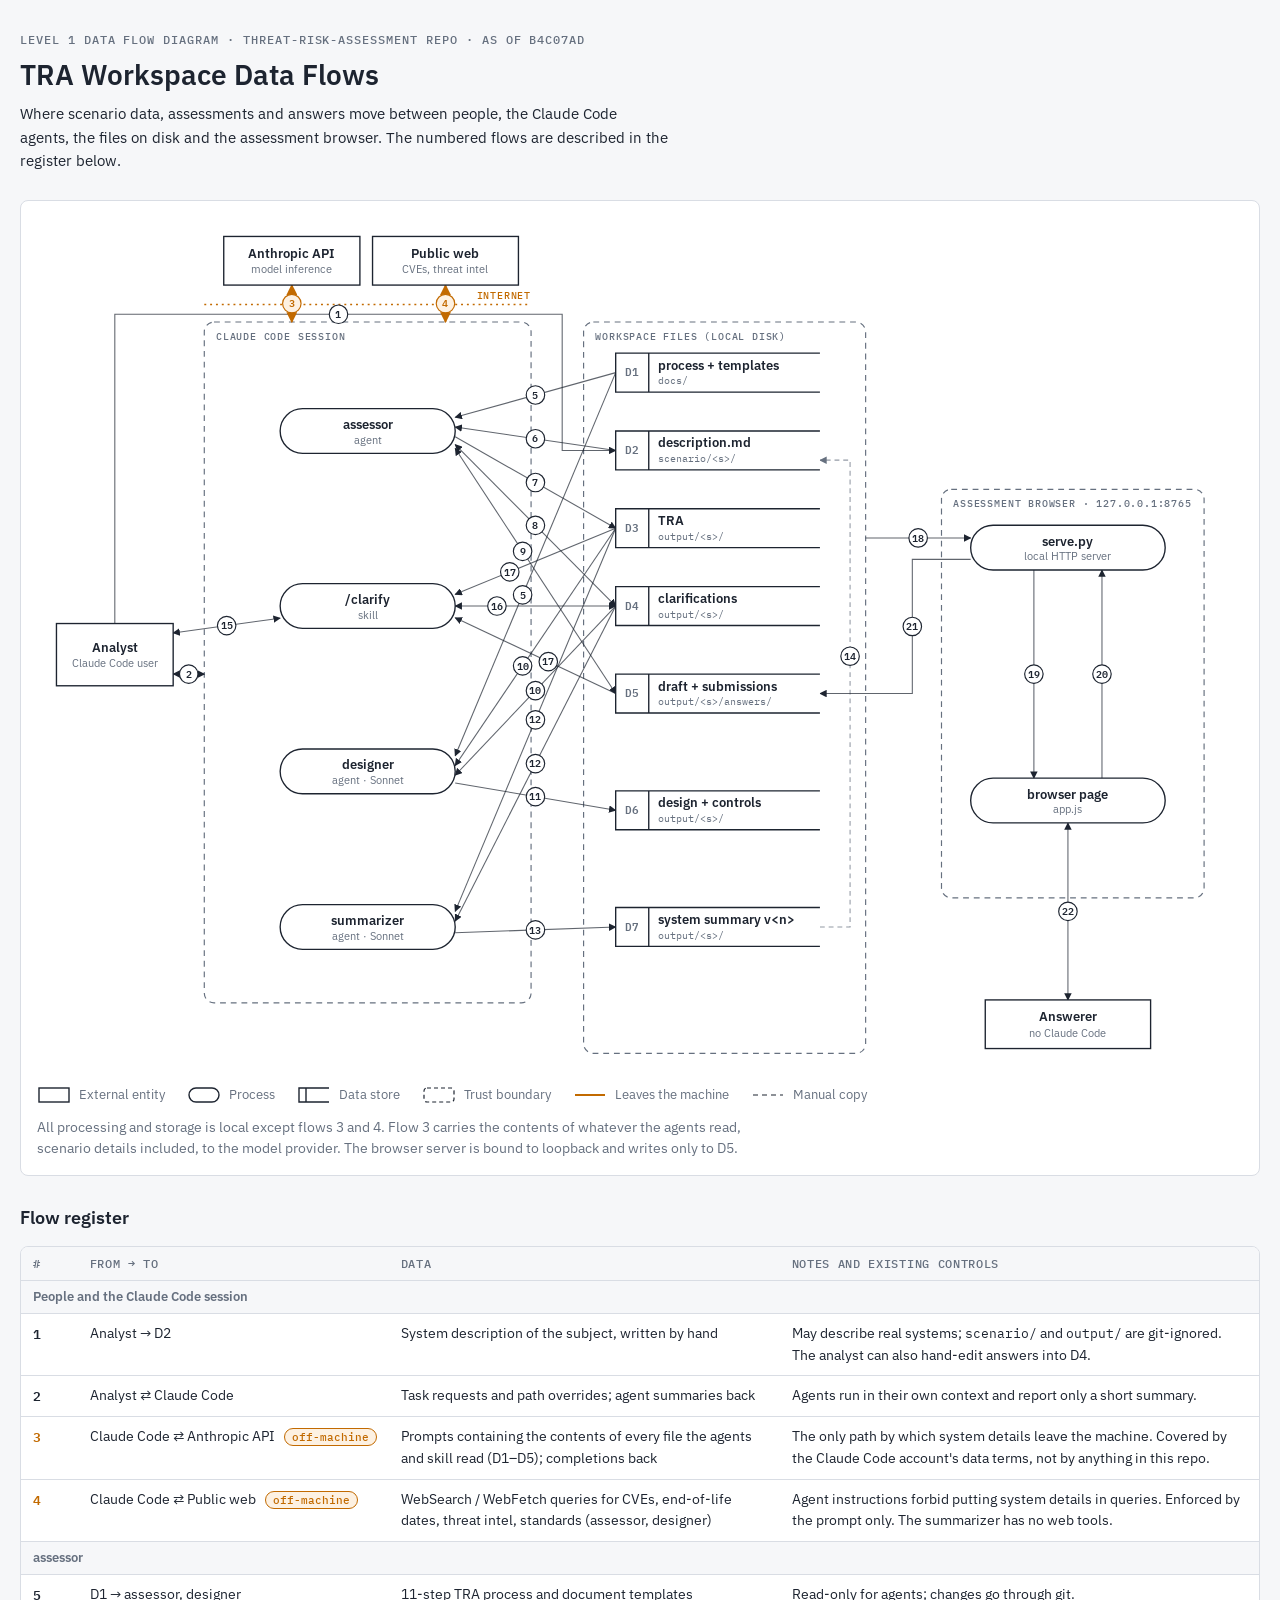
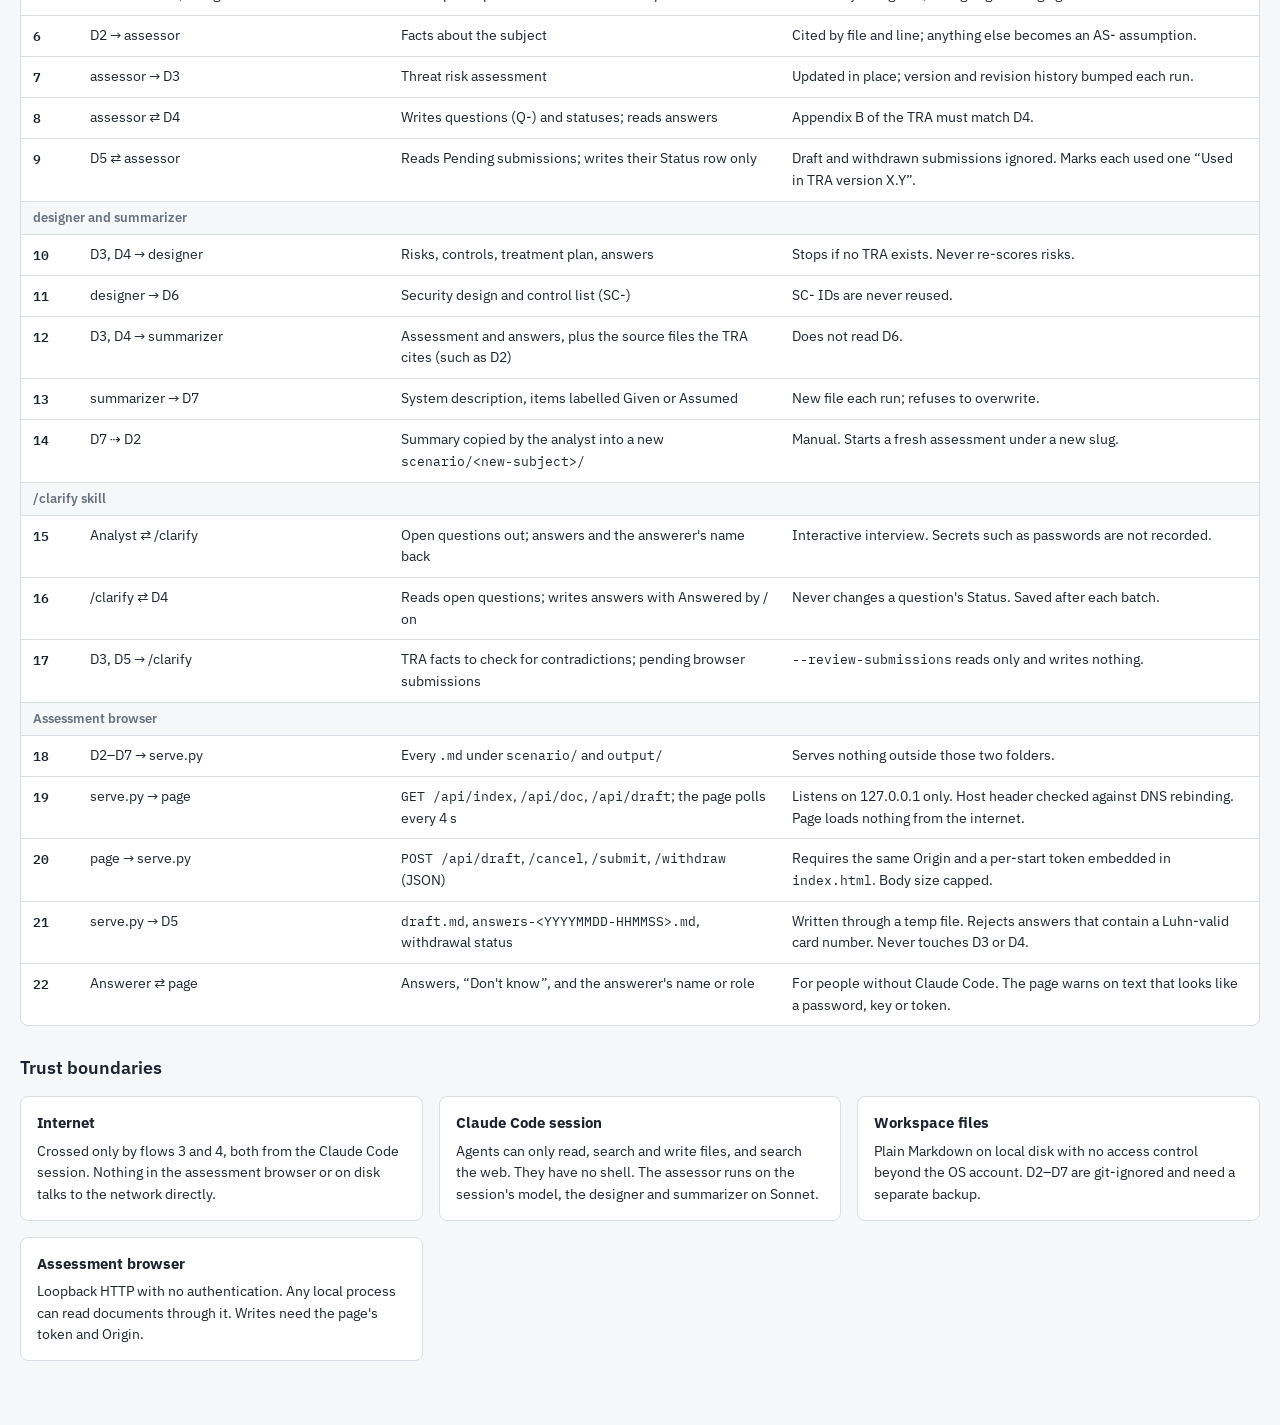
<file: docs/project-data-flow.html>
<!doctype html>
<html lang="en">
<head>
<meta charset="utf-8">
<meta name="viewport" content="width=device-width, initial-scale=1">
<title>TRA Workspace Data Flows</title>
<link rel="stylesheet" href="https://fonts.googleapis.com/css2?family=IBM+Plex+Sans:wght@400;500;600&family=IBM+Plex+Mono:wght@400;500&display=swap">
<style>
/* Layout: one wide diagram on top, then the flow register and trust boundaries as reference tables. */
:root {
  --bg: #f6f7f9; --panel: #ffffff; --fg: #1d2430; --muted: #66707f; --line: #d9dde4;
  --accent: #c26a00; --accent-soft: #fdf1e2;
  --sans: "IBM Plex Sans", system-ui, -apple-system, "Segoe UI", sans-serif;
  --mono: "IBM Plex Mono", ui-monospace, Consolas, monospace;
}
@media (prefers-color-scheme: dark) { :root:not([data-theme="light"]) {
  --bg: #13171d; --panel: #1b2028; --fg: #e3e7ee; --muted: #8e98a8; --line: #2d3440;
  --accent: #f0a23c; --accent-soft: #3a2a14; color-scheme: dark } }
:root[data-theme="dark"] {
  --bg: #13171d; --panel: #1b2028; --fg: #e3e7ee; --muted: #8e98a8; --line: #2d3440;
  --accent: #f0a23c; --accent-soft: #3a2a14; color-scheme: dark }
body { margin: 0; background: var(--bg); color: var(--fg); font: 15px/1.55 var(--sans); }
main { max-width: 1240px; margin: 0 auto; padding-block: 32px 64px;
  padding-left: max(16px, env(safe-area-inset-left, 0px)); padding-right: max(16px, env(safe-area-inset-right, 0px));
  display: grid; gap: 28px; }
header { display: grid; gap: 6px; }
.eyebrow { font: 500 12px var(--mono); letter-spacing: .08em; text-transform: uppercase; color: var(--muted); }
h1 { font-size: 28px; font-weight: 600; margin: 0; text-wrap: balance; }
h2 { font-size: 18px; font-weight: 600; margin: 0 0 10px; text-wrap: balance; }
p { margin: 0; max-width: 72ch; }
code, .mono { font-family: var(--mono); font-size: .9em; }
figure { margin: 0; background: var(--panel); border: 1px solid var(--line); border-radius: 8px; padding: 16px; }
.scroll { overflow-x: auto; }
figure svg { display: block; width: 100%; min-width: 900px; height: auto; color: var(--fg); font-family: var(--sans); }
figcaption { margin-top: 12px; color: var(--muted); font-size: 13.5px; max-width: 90ch; }
.legend { display: flex; flex-wrap: wrap; gap: 8px 22px; margin-top: 12px; font-size: 13px; color: var(--muted); }
.legend span { display: inline-flex; align-items: center; gap: 8px; }
.legend svg { width: 34px; height: 18px; min-width: 0; }
svg .ext { fill: var(--panel); stroke: var(--fg); stroke-width: 1.4; }
svg .proc { fill: var(--panel); stroke: var(--fg); stroke-width: 1.4; }
svg .storebg { fill: var(--panel); }
svg .store { fill: none; stroke: var(--fg); stroke-width: 1.4; }
svg .nl { fill: var(--fg); font-size: 13px; font-weight: 600; }
svg .ns { fill: var(--muted); font-size: 11px; }
svg .ns.mono { font-family: var(--mono); font-size: 10.5px; }
svg .sid { fill: var(--muted); font: 600 11px var(--mono); }
svg .bl { fill: var(--muted); font: 500 10.5px var(--mono); letter-spacing: .08em; }
svg .bl.acc { fill: var(--accent); }
svg .badge circle { fill: var(--panel); stroke: var(--fg); stroke-width: 1.2; }
svg .badge text { fill: var(--fg); font: 600 10.5px var(--mono); }
svg .badge.acc circle { fill: var(--accent-soft); stroke: var(--accent); }
svg .badge.acc text { fill: var(--accent); }
section { display: grid; gap: 4px; }
.tablewrap { overflow-x: auto; border: 1px solid var(--line); border-radius: 8px; background: var(--panel); }
table { border-collapse: collapse; width: 100%; font-size: 14px; }
th, td { text-align: left; vertical-align: top; padding: 9px 12px; border-bottom: 1px solid var(--line); }
th { font: 500 11.5px var(--mono); letter-spacing: .06em; text-transform: uppercase; color: var(--muted); background: var(--bg); }
tr:last-child td { border-bottom: 0; }
td.n { font: 600 13px var(--mono); font-variant-numeric: tabular-nums; width: 2.5em; }
td.ft { white-space: nowrap; font-size: 13.5px; }
tr.group td { background: var(--bg); font-weight: 600; font-size: 13px; color: var(--muted); padding-block: 6px; }
tr.cross td.n { color: var(--accent); }
.pill { display: inline-block; font: 500 11px var(--mono); padding: 1px 7px; border-radius: 999px; border: 1px solid var(--accent); color: var(--accent); background: var(--accent-soft); margin-left: 6px; white-space: nowrap; }
.cols { display: grid; grid-template-columns: repeat(auto-fit, minmax(300px, 1fr)); gap: 16px; }
.cols > div { min-width: 0; background: var(--panel); border: 1px solid var(--line); border-radius: 8px; padding: 14px 16px; display: grid; gap: 6px; align-content: start; }
.cols h3 { margin: 0; font-size: 15px; }
.cols p { font-size: 14px; color: var(--fg); }
</style>

</head>
<body>
<main>
  <header>
    <div class="eyebrow">Level 1 data flow diagram · threat-risk-assessment repo · as of b4c07ad</div>
    <h1>TRA Workspace Data Flows</h1>
    <p>Where scenario data, assessments and answers move between people, the Claude Code agents, the files on disk and the assessment browser. The numbered flows are described in the register below.</p>
  </header>

  <figure>
    <div class="scroll">
<svg viewBox="0 0 1240 880" role="img" aria-label="Data flow diagram: the analyst and four Claude Code processes read and write Markdown files on local disk; only the Claude Code session talks to the internet; the assessment browser reads the same files and writes only answer drafts and submissions.">
<defs>
<marker id="ar" viewBox="0 0 10 10" refX="9" refY="5" markerWidth="7" markerHeight="7" orient="auto-start-reverse"><path d="M0,0 L10,5 L0,10 z" style="fill:var(--fg)"/></marker>
<marker id="ara" viewBox="0 0 10 10" refX="9" refY="5" markerWidth="7" markerHeight="7" orient="auto-start-reverse"><path d="M0,0 L10,5 L0,10 z" style="fill:var(--accent)"/></marker>
<marker id="arm" viewBox="0 0 10 10" refX="9" refY="5" markerWidth="7" markerHeight="7" orient="auto-start-reverse"><path d="M0,0 L10,5 L0,10 z" style="fill:var(--muted)"/></marker>
</defs>
<line x1="172" y1="90" x2="508" y2="90" style="stroke:var(--accent)" stroke-width="1.5" stroke-dasharray="2 4"/>
<text x="508" y="84" text-anchor="end" class="bl acc">INTERNET</text>
<rect x="172" y="108" width="336" height="700" rx="10" fill="none" style="stroke:var(--muted)" stroke-width="1.2" stroke-dasharray="6 5"/>
<text x="184" y="126" class="bl">CLAUDE CODE SESSION</text>
<rect x="562" y="108" width="290" height="752" rx="10" fill="none" style="stroke:var(--muted)" stroke-width="1.2" stroke-dasharray="6 5"/>
<text x="574" y="126" class="bl">WORKSPACE FILES (LOCAL DISK)</text>
<rect x="930" y="280" width="270" height="420" rx="10" fill="none" style="stroke:var(--muted)" stroke-width="1.2" stroke-dasharray="6 5"/>
<text x="942" y="298" class="bl">ASSESSMENT BROWSER · 127.0.0.1:8765</text>
<polyline points="80.0,418.0 80.0,100.0 540.0,100.0 540.0,240.0 595.0,240.0" fill="none" style="stroke:var(--fg)" stroke-width="1.1" stroke-opacity="0.7" marker-end="url(#ar)"/>
<polyline points="140.0,470.0 172.0,470.0" fill="none" style="stroke:var(--fg)" stroke-width="1.1" stroke-opacity="0.7" marker-start="url(#ar)" marker-end="url(#ar)"/>
<polyline points="140.0,427.7 250.0,412.5" fill="none" style="stroke:var(--fg)" stroke-width="1.1" stroke-opacity="0.7" marker-start="url(#ar)" marker-end="url(#ar)"/>
<polyline points="262.0,108.0 262.0,70.0" fill="none" style="stroke:var(--accent)" stroke-width="1.6" stroke-opacity="1" marker-start="url(#ara)" marker-end="url(#ara)"/>
<polyline points="420.0,108.0 420.0,70.0" fill="none" style="stroke:var(--accent)" stroke-width="1.6" stroke-opacity="1" marker-start="url(#ara)" marker-end="url(#ara)"/>
<polyline points="595.0,160.0 430.0,206.0" fill="none" style="stroke:var(--fg)" stroke-width="1.1" stroke-opacity="0.7" marker-end="url(#ar)"/>
<polyline points="595.0,240.0 430.0,216.0" fill="none" style="stroke:var(--fg)" stroke-width="1.1" stroke-opacity="0.7" marker-end="url(#ar)"/>
<polyline points="430.0,226.0 595.0,320.0" fill="none" style="stroke:var(--fg)" stroke-width="1.1" stroke-opacity="0.7" marker-end="url(#ar)"/>
<polyline points="430.0,234.0 595.0,400.0" fill="none" style="stroke:var(--fg)" stroke-width="1.1" stroke-opacity="0.7" marker-start="url(#ar)" marker-end="url(#ar)"/>
<polyline points="595.0,490.0 430.0,238.0" fill="none" style="stroke:var(--fg)" stroke-width="1.1" stroke-opacity="0.7" marker-start="url(#ar)" marker-end="url(#ar)"/>
<polyline points="595.0,160.0 430.0,554.0" fill="none" style="stroke:var(--fg)" stroke-width="1.1" stroke-opacity="0.7" marker-end="url(#ar)"/>
<polyline points="595.0,320.0 430.0,564.0" fill="none" style="stroke:var(--fg)" stroke-width="1.1" stroke-opacity="0.7" marker-end="url(#ar)"/>
<polyline points="595.0,400.0 430.0,574.0" fill="none" style="stroke:var(--fg)" stroke-width="1.1" stroke-opacity="0.7" marker-end="url(#ar)"/>
<polyline points="430.0,582.0 595.0,610.0" fill="none" style="stroke:var(--fg)" stroke-width="1.1" stroke-opacity="0.7" marker-end="url(#ar)"/>
<polyline points="595.0,320.0 430.0,714.0" fill="none" style="stroke:var(--fg)" stroke-width="1.1" stroke-opacity="0.7" marker-end="url(#ar)"/>
<polyline points="595.0,400.0 430.0,724.0" fill="none" style="stroke:var(--fg)" stroke-width="1.1" stroke-opacity="0.7" marker-end="url(#ar)"/>
<polyline points="430.0,736.0 595.0,730.0" fill="none" style="stroke:var(--fg)" stroke-width="1.1" stroke-opacity="0.7" marker-end="url(#ar)"/>
<polyline points="805.0,730.0 836.0,730.0 836.0,250.0 805.0,250.0" fill="none" style="stroke:var(--muted)" stroke-width="1.1" stroke-opacity="0.7" stroke-dasharray="5 4" marker-end="url(#arm)"/>
<polyline points="430.0,400.0 595.0,400.0" fill="none" style="stroke:var(--fg)" stroke-width="1.1" stroke-opacity="0.7" marker-start="url(#ar)" marker-end="url(#ar)"/>
<polyline points="595.0,320.0 430.0,388.0" fill="none" style="stroke:var(--fg)" stroke-width="1.1" stroke-opacity="0.7" marker-end="url(#ar)"/>
<polyline points="595.0,490.0 430.0,412.0" fill="none" style="stroke:var(--fg)" stroke-width="1.1" stroke-opacity="0.7" marker-end="url(#ar)"/>
<polyline points="852.0,330.0 960.0,330.0" fill="none" style="stroke:var(--fg)" stroke-width="1.1" stroke-opacity="0.7" marker-end="url(#ar)"/>
<polyline points="1025.0,363.0 1025.0,577.0" fill="none" style="stroke:var(--fg)" stroke-width="1.1" stroke-opacity="0.7" marker-end="url(#ar)"/>
<polyline points="1095.0,577.0 1095.0,363.0" fill="none" style="stroke:var(--fg)" stroke-width="1.1" stroke-opacity="0.7" marker-end="url(#ar)"/>
<polyline points="960.0,352.0 900.0,352.0 900.0,490.0 805.0,490.0" fill="none" style="stroke:var(--fg)" stroke-width="1.1" stroke-opacity="0.7" marker-end="url(#ar)"/>
<polyline points="1060.0,805.0 1060.0,623.0" fill="none" style="stroke:var(--fg)" stroke-width="1.1" stroke-opacity="0.7" marker-start="url(#ar)" marker-end="url(#ar)"/>
<rect x="20.0" y="418.0" width="120" height="64" class="ext"/>
<text x="80" y="447" text-anchor="middle" class="nl">Analyst</text>
<text x="80" y="463" text-anchor="middle" class="ns">Claude Code user</text>
<rect x="192.0" y="20.0" width="140" height="50" class="ext"/>
<text x="262" y="42" text-anchor="middle" class="nl">Anthropic API</text>
<text x="262" y="58" text-anchor="middle" class="ns">model inference</text>
<rect x="345.0" y="20.0" width="150" height="50" class="ext"/>
<text x="420" y="42" text-anchor="middle" class="nl">Public web</text>
<text x="420" y="58" text-anchor="middle" class="ns">CVEs, threat intel</text>
<rect x="975.0" y="805.0" width="170" height="50" class="ext"/>
<text x="1060" y="827" text-anchor="middle" class="nl">Answerer</text>
<text x="1060" y="843" text-anchor="middle" class="ns">no Claude Code</text>
<rect x="250.0" y="197.0" width="180" height="46" rx="23.0" class="proc"/>
<text x="340" y="218" text-anchor="middle" class="nl">assessor</text>
<text x="340" y="233" text-anchor="middle" class="ns">agent</text>
<rect x="250.0" y="377.0" width="180" height="46" rx="23.0" class="proc"/>
<text x="340" y="398" text-anchor="middle" class="nl">/clarify</text>
<text x="340" y="413" text-anchor="middle" class="ns">skill</text>
<rect x="250.0" y="547.0" width="180" height="46" rx="23.0" class="proc"/>
<text x="340" y="568" text-anchor="middle" class="nl">designer</text>
<text x="340" y="583" text-anchor="middle" class="ns">agent · Sonnet</text>
<rect x="250.0" y="707.0" width="180" height="46" rx="23.0" class="proc"/>
<text x="340" y="728" text-anchor="middle" class="nl">summarizer</text>
<text x="340" y="743" text-anchor="middle" class="ns">agent · Sonnet</text>
<rect x="960.0" y="317.0" width="200" height="46" rx="23.0" class="proc"/>
<text x="1060" y="338" text-anchor="middle" class="nl">serve.py</text>
<text x="1060" y="353" text-anchor="middle" class="ns">local HTTP server</text>
<rect x="960.0" y="577.0" width="200" height="46" rx="23.0" class="proc"/>
<text x="1060" y="598" text-anchor="middle" class="nl">browser page</text>
<text x="1060" y="613" text-anchor="middle" class="ns">app.js</text>
<rect x="595.0" y="140.0" width="210" height="40" class="storebg"/>
<path d="M805.0,140.0 H595.0 V180.0 H805.0 M629.0,140.0 V180.0" class="store"/>
<text x="612.0" y="164" text-anchor="middle" class="sid">D1</text>
<text x="639.0" y="157" class="nl">process + templates</text>
<text x="639.0" y="172" class="ns mono">docs/</text>
<rect x="595.0" y="220.0" width="210" height="40" class="storebg"/>
<path d="M805.0,220.0 H595.0 V260.0 H805.0 M629.0,220.0 V260.0" class="store"/>
<text x="612.0" y="244" text-anchor="middle" class="sid">D2</text>
<text x="639.0" y="237" class="nl">description.md</text>
<text x="639.0" y="252" class="ns mono">scenario/&lt;s&gt;/</text>
<rect x="595.0" y="300.0" width="210" height="40" class="storebg"/>
<path d="M805.0,300.0 H595.0 V340.0 H805.0 M629.0,300.0 V340.0" class="store"/>
<text x="612.0" y="324" text-anchor="middle" class="sid">D3</text>
<text x="639.0" y="317" class="nl">TRA</text>
<text x="639.0" y="332" class="ns mono">output/&lt;s&gt;/</text>
<rect x="595.0" y="380.0" width="210" height="40" class="storebg"/>
<path d="M805.0,380.0 H595.0 V420.0 H805.0 M629.0,380.0 V420.0" class="store"/>
<text x="612.0" y="404" text-anchor="middle" class="sid">D4</text>
<text x="639.0" y="397" class="nl">clarifications</text>
<text x="639.0" y="412" class="ns mono">output/&lt;s&gt;/</text>
<rect x="595.0" y="470.0" width="210" height="40" class="storebg"/>
<path d="M805.0,470.0 H595.0 V510.0 H805.0 M629.0,470.0 V510.0" class="store"/>
<text x="612.0" y="494" text-anchor="middle" class="sid">D5</text>
<text x="639.0" y="487" class="nl">draft + submissions</text>
<text x="639.0" y="502" class="ns mono">output/&lt;s&gt;/answers/</text>
<rect x="595.0" y="590.0" width="210" height="40" class="storebg"/>
<path d="M805.0,590.0 H595.0 V630.0 H805.0 M629.0,590.0 V630.0" class="store"/>
<text x="612.0" y="614" text-anchor="middle" class="sid">D6</text>
<text x="639.0" y="607" class="nl">design + controls</text>
<text x="639.0" y="622" class="ns mono">output/&lt;s&gt;/</text>
<rect x="595.0" y="710.0" width="210" height="40" class="storebg"/>
<path d="M805.0,710.0 H595.0 V750.0 H805.0 M629.0,710.0 V750.0" class="store"/>
<text x="612.0" y="734" text-anchor="middle" class="sid">D7</text>
<text x="639.0" y="727" class="nl">system summary v&lt;n&gt;</text>
<text x="639.0" y="742" class="ns mono">output/&lt;s&gt;/</text>
<g class="badge"><circle cx="310.0" cy="100.0" r="9.5"/><text x="310.0" y="103.8" text-anchor="middle">1</text></g>
<g class="badge"><circle cx="156.0" cy="470.0" r="9.5"/><text x="156.0" y="473.8" text-anchor="middle">2</text></g>
<g class="badge"><circle cx="195.0" cy="420.1" r="9.5"/><text x="195.0" y="423.9" text-anchor="middle">15</text></g>
<g class="badge acc"><circle cx="262.0" cy="89.0" r="9.5"/><text x="262.0" y="92.8" text-anchor="middle">3</text></g>
<g class="badge acc"><circle cx="420.0" cy="89.0" r="9.5"/><text x="420.0" y="92.8" text-anchor="middle">4</text></g>
<g class="badge"><circle cx="512.5" cy="183.0" r="9.5"/><text x="512.5" y="186.8" text-anchor="middle">5</text></g>
<g class="badge"><circle cx="512.5" cy="228.0" r="9.5"/><text x="512.5" y="231.8" text-anchor="middle">6</text></g>
<g class="badge"><circle cx="512.5" cy="273.0" r="9.5"/><text x="512.5" y="276.8" text-anchor="middle">7</text></g>
<g class="badge"><circle cx="512.5" cy="317.0" r="9.5"/><text x="512.5" y="320.8" text-anchor="middle">8</text></g>
<g class="badge"><circle cx="499.3" cy="343.8" r="9.5"/><text x="499.3" y="347.6" text-anchor="middle">9</text></g>
<g class="badge"><circle cx="499.3" cy="388.5" r="9.5"/><text x="499.3" y="392.3" text-anchor="middle">5</text></g>
<g class="badge"><circle cx="499.3" cy="461.5" r="9.5"/><text x="499.3" y="465.3" text-anchor="middle">10</text></g>
<g class="badge"><circle cx="512.5" cy="487.0" r="9.5"/><text x="512.5" y="490.8" text-anchor="middle">10</text></g>
<g class="badge"><circle cx="512.5" cy="596.0" r="9.5"/><text x="512.5" y="599.8" text-anchor="middle">11</text></g>
<g class="badge"><circle cx="512.5" cy="517.0" r="9.5"/><text x="512.5" y="520.8" text-anchor="middle">12</text></g>
<g class="badge"><circle cx="512.5" cy="562.0" r="9.5"/><text x="512.5" y="565.8" text-anchor="middle">12</text></g>
<g class="badge"><circle cx="512.5" cy="733.0" r="9.5"/><text x="512.5" y="736.8" text-anchor="middle">13</text></g>
<g class="badge"><circle cx="836.0" cy="451.6" r="9.5"/><text x="836.0" y="455.4" text-anchor="middle">14</text></g>
<g class="badge"><circle cx="472.9" cy="400.0" r="9.5"/><text x="472.9" y="403.8" text-anchor="middle">16</text></g>
<g class="badge"><circle cx="486.1" cy="364.9" r="9.5"/><text x="486.1" y="368.7" text-anchor="middle">17</text></g>
<g class="badge"><circle cx="525.7" cy="457.2" r="9.5"/><text x="525.7" y="461.0" text-anchor="middle">17</text></g>
<g class="badge"><circle cx="906.0" cy="330.0" r="9.5"/><text x="906.0" y="333.8" text-anchor="middle">18</text></g>
<g class="badge"><circle cx="1025.0" cy="470.0" r="9.5"/><text x="1025.0" y="473.8" text-anchor="middle">19</text></g>
<g class="badge"><circle cx="1095.0" cy="470.0" r="9.5"/><text x="1095.0" y="473.8" text-anchor="middle">20</text></g>
<g class="badge"><circle cx="900.0" cy="421.0" r="9.5"/><text x="900.0" y="424.8" text-anchor="middle">21</text></g>
<g class="badge"><circle cx="1060.0" cy="714.0" r="9.5"/><text x="1060.0" y="717.8" text-anchor="middle">22</text></g>
</svg>
    </div>
    <div class="legend" aria-hidden="true">
      <span><svg viewBox="0 0 34 18"><rect x="2" y="2" width="30" height="14" fill="none" stroke="currentColor" stroke-width="1.4"/></svg>External entity</span>
      <span><svg viewBox="0 0 34 18"><rect x="2" y="2" width="30" height="14" rx="7" fill="none" stroke="currentColor" stroke-width="1.4"/></svg>Process</span>
      <span><svg viewBox="0 0 34 18"><path d="M32,2 H2 V16 H32 M9,2 V16" fill="none" stroke="currentColor" stroke-width="1.4"/></svg>Data store</span>
      <span><svg viewBox="0 0 34 18"><rect x="2" y="2" width="30" height="14" rx="3" fill="none" stroke="currentColor" stroke-width="1.2" stroke-dasharray="4 3"/></svg>Trust boundary</span>
      <span><svg viewBox="0 0 34 18"><line x1="2" y1="9" x2="32" y2="9" style="stroke:var(--accent)" stroke-width="2"/></svg>Leaves the machine</span>
      <span><svg viewBox="0 0 34 18"><line x1="2" y1="9" x2="32" y2="9" stroke="currentColor" stroke-width="1.2" stroke-dasharray="5 4"/></svg>Manual copy</span>
    </div>
    <figcaption>All processing and storage is local except flows 3 and 4. Flow 3 carries the contents of whatever the agents read, scenario details included, to the model provider. The browser server is bound to loopback and writes only to D5.</figcaption>
  </figure>

  <section>
    <h2>Flow register</h2>
    <div class="tablewrap">
      <table>
        <thead><tr><th>#</th><th>From → To</th><th>Data</th><th>Notes and existing controls</th></tr></thead>
        <tbody>
          <tr class="group"><td colspan="4">People and the Claude Code session</td></tr>
          <tr><td class="n">1</td><td class="ft">Analyst → D2</td><td>System description of the subject, written by hand</td><td>May describe real systems; <code>scenario/</code> and <code>output/</code> are git-ignored. The analyst can also hand-edit answers into D4.</td></tr>
          <tr><td class="n">2</td><td class="ft">Analyst ⇄ Claude Code</td><td>Task requests and path overrides; agent summaries back</td><td>Agents run in their own context and report only a short summary.</td></tr>
          <tr class="cross"><td class="n">3</td><td class="ft">Claude Code ⇄ Anthropic API <span class="pill">off-machine</span></td><td>Prompts containing the contents of every file the agents and skill read (D1–D5); completions back</td><td>The only path by which system details leave the machine. Covered by the Claude Code account's data terms, not by anything in this repo.</td></tr>
          <tr class="cross"><td class="n">4</td><td class="ft">Claude Code ⇄ Public web <span class="pill">off-machine</span></td><td>WebSearch / WebFetch queries for CVEs, end-of-life dates, threat intel, standards (assessor, designer)</td><td>Agent instructions forbid putting system details in queries. Enforced by the prompt only. The summarizer has no web tools.</td></tr>
          <tr class="group"><td colspan="4">assessor</td></tr>
          <tr><td class="n">5</td><td class="ft">D1 → assessor, designer</td><td>11-step TRA process and document templates</td><td>Read-only for agents; changes go through git.</td></tr>
          <tr><td class="n">6</td><td class="ft">D2 → assessor</td><td>Facts about the subject</td><td>Cited by file and line; anything else becomes an AS- assumption.</td></tr>
          <tr><td class="n">7</td><td class="ft">assessor → D3</td><td>Threat risk assessment</td><td>Updated in place; version and revision history bumped each run.</td></tr>
          <tr><td class="n">8</td><td class="ft">assessor ⇄ D4</td><td>Writes questions (Q-) and statuses; reads answers</td><td>Appendix B of the TRA must match D4.</td></tr>
          <tr><td class="n">9</td><td class="ft">D5 ⇄ assessor</td><td>Reads Pending submissions; writes their Status row only</td><td>Draft and withdrawn submissions ignored. Marks each used one “Used in TRA version X.Y”.</td></tr>
          <tr class="group"><td colspan="4">designer and summarizer</td></tr>
          <tr><td class="n">10</td><td class="ft">D3, D4 → designer</td><td>Risks, controls, treatment plan, answers</td><td>Stops if no TRA exists. Never re-scores risks.</td></tr>
          <tr><td class="n">11</td><td class="ft">designer → D6</td><td>Security design and control list (SC-)</td><td>SC- IDs are never reused.</td></tr>
          <tr><td class="n">12</td><td class="ft">D3, D4 → summarizer</td><td>Assessment and answers, plus the source files the TRA cites (such as D2)</td><td>Does not read D6.</td></tr>
          <tr><td class="n">13</td><td class="ft">summarizer → D7</td><td>System description, items labelled Given or Assumed</td><td>New file each run; refuses to overwrite.</td></tr>
          <tr><td class="n">14</td><td class="ft">D7 ⇢ D2</td><td>Summary copied by the analyst into a new <code>scenario/&lt;new-subject&gt;/</code></td><td>Manual. Starts a fresh assessment under a new slug.</td></tr>
          <tr class="group"><td colspan="4">/clarify skill</td></tr>
          <tr><td class="n">15</td><td class="ft">Analyst ⇄ /clarify</td><td>Open questions out; answers and the answerer's name back</td><td>Interactive interview. Secrets such as passwords are not recorded.</td></tr>
          <tr><td class="n">16</td><td class="ft">/clarify ⇄ D4</td><td>Reads open questions; writes answers with Answered by / on</td><td>Never changes a question's Status. Saved after each batch.</td></tr>
          <tr><td class="n">17</td><td class="ft">D3, D5 → /clarify</td><td>TRA facts to check for contradictions; pending browser submissions</td><td><code>--review-submissions</code> reads only and writes nothing.</td></tr>
          <tr class="group"><td colspan="4">Assessment browser</td></tr>
          <tr><td class="n">18</td><td class="ft">D2–D7 → serve.py</td><td>Every <code>.md</code> under <code>scenario/</code> and <code>output/</code></td><td>Serves nothing outside those two folders.</td></tr>
          <tr><td class="n">19</td><td class="ft">serve.py → page</td><td><code>GET /api/index</code>, <code>/api/doc</code>, <code>/api/draft</code>; the page polls every 4 s</td><td>Listens on 127.0.0.1 only. Host header checked against DNS rebinding. Page loads nothing from the internet.</td></tr>
          <tr><td class="n">20</td><td class="ft">page → serve.py</td><td><code>POST /api/draft</code>, <code>/cancel</code>, <code>/submit</code>, <code>/withdraw</code> (JSON)</td><td>Requires the same Origin and a per-start token embedded in <code>index.html</code>. Body size capped.</td></tr>
          <tr><td class="n">21</td><td class="ft">serve.py → D5</td><td><code>draft.md</code>, <code>answers-&lt;YYYYMMDD-HHMMSS&gt;.md</code>, withdrawal status</td><td>Written through a temp file. Rejects answers that contain a Luhn-valid card number. Never touches D3 or D4.</td></tr>
          <tr><td class="n">22</td><td class="ft">Answerer ⇄ page</td><td>Answers, “Don't know”, and the answerer's name or role</td><td>For people without Claude Code. The page warns on text that looks like a password, key or token.</td></tr>
        </tbody>
      </table>
    </div>
  </section>

  <section>
    <h2>Trust boundaries</h2>
    <div class="cols">
      <div><h3>Internet</h3><p>Crossed only by flows 3 and 4, both from the Claude Code session. Nothing in the assessment browser or on disk talks to the network directly.</p></div>
      <div><h3>Claude Code session</h3><p>Agents can only read, search and write files, and search the web. They have no shell. The assessor runs on the session's model, the designer and summarizer on Sonnet.</p></div>
      <div><h3>Workspace files</h3><p>Plain Markdown on local disk with no access control beyond the OS account. D2–D7 are git-ignored and need a separate backup.</p></div>
      <div><h3>Assessment browser</h3><p>Loopback HTTP with no authentication. Any local process can read documents through it. Writes need the page's token and Origin.</p></div>
    </div>
  </section>
</main>
</body>
</html>
</file>
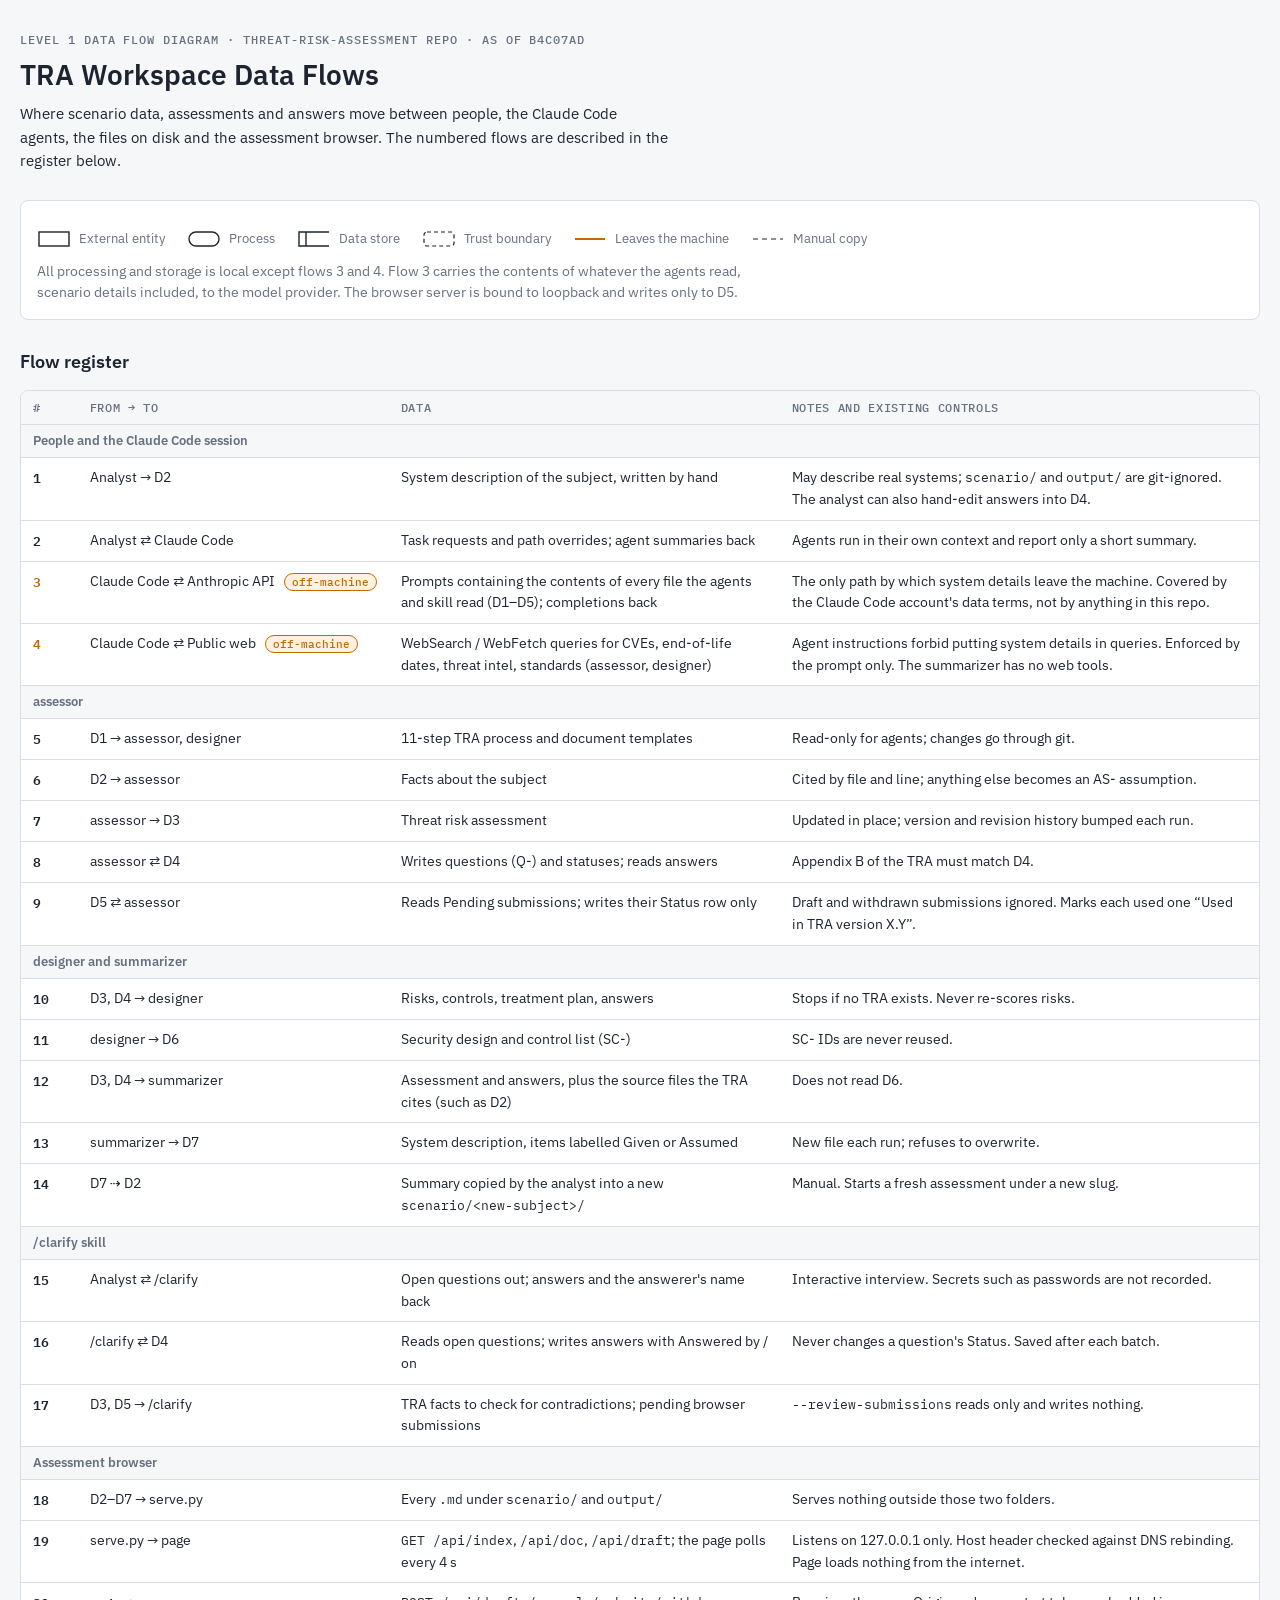
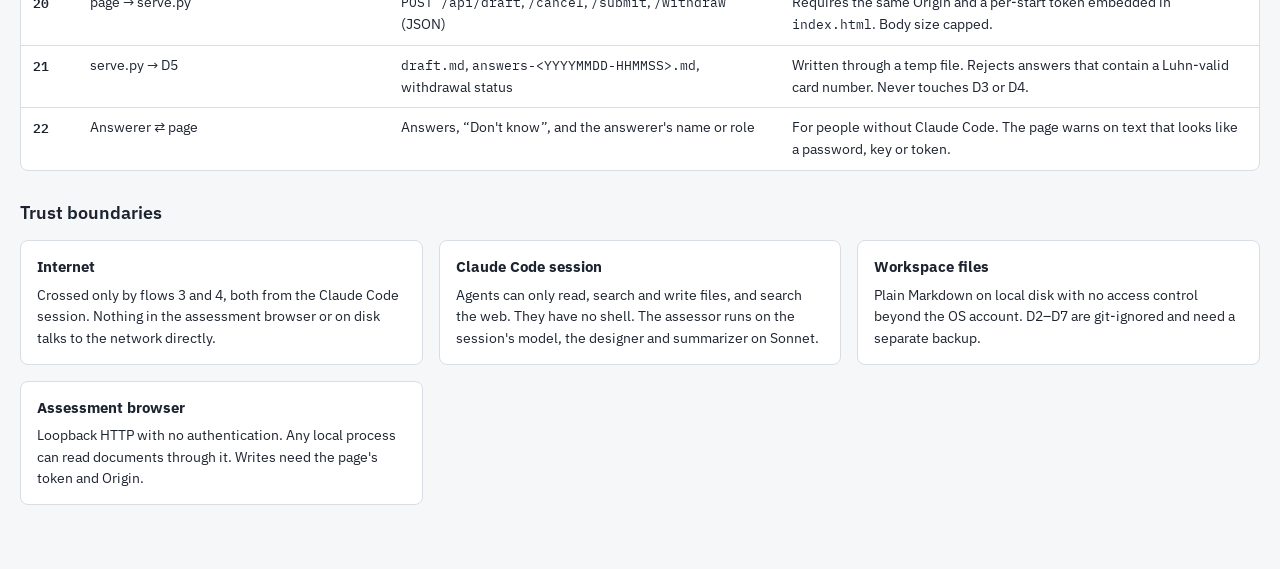
<file: tools/data-flow-diagram/template.html>
<!doctype html>
<html lang="en">
<head>
<meta charset="utf-8">
<meta name="viewport" content="width=device-width, initial-scale=1">
<title>TRA Workspace Data Flows</title>
<link rel="stylesheet" href="https://fonts.googleapis.com/css2?family=IBM+Plex+Sans:wght@400;500;600&family=IBM+Plex+Mono:wght@400;500&display=swap">
<style>
/* Layout: one wide diagram on top, then the flow register and trust boundaries as reference tables. */
:root {
  --bg: #f6f7f9; --panel: #ffffff; --fg: #1d2430; --muted: #66707f; --line: #d9dde4;
  --accent: #c26a00; --accent-soft: #fdf1e2;
  --sans: "IBM Plex Sans", system-ui, -apple-system, "Segoe UI", sans-serif;
  --mono: "IBM Plex Mono", ui-monospace, Consolas, monospace;
}
@media (prefers-color-scheme: dark) { :root:not([data-theme="light"]) {
  --bg: #13171d; --panel: #1b2028; --fg: #e3e7ee; --muted: #8e98a8; --line: #2d3440;
  --accent: #f0a23c; --accent-soft: #3a2a14; color-scheme: dark } }
:root[data-theme="dark"] {
  --bg: #13171d; --panel: #1b2028; --fg: #e3e7ee; --muted: #8e98a8; --line: #2d3440;
  --accent: #f0a23c; --accent-soft: #3a2a14; color-scheme: dark }
body { margin: 0; background: var(--bg); color: var(--fg); font: 15px/1.55 var(--sans); }
main { max-width: 1240px; margin: 0 auto; padding-block: 32px 64px;
  padding-left: max(16px, env(safe-area-inset-left, 0px)); padding-right: max(16px, env(safe-area-inset-right, 0px));
  display: grid; gap: 28px; }
header { display: grid; gap: 6px; }
.eyebrow { font: 500 12px var(--mono); letter-spacing: .08em; text-transform: uppercase; color: var(--muted); }
h1 { font-size: 28px; font-weight: 600; margin: 0; text-wrap: balance; }
h2 { font-size: 18px; font-weight: 600; margin: 0 0 10px; text-wrap: balance; }
p { margin: 0; max-width: 72ch; }
code, .mono { font-family: var(--mono); font-size: .9em; }
figure { margin: 0; background: var(--panel); border: 1px solid var(--line); border-radius: 8px; padding: 16px; }
.scroll { overflow-x: auto; }
figure svg { display: block; width: 100%; min-width: 900px; height: auto; color: var(--fg); font-family: var(--sans); }
figcaption { margin-top: 12px; color: var(--muted); font-size: 13.5px; max-width: 90ch; }
.legend { display: flex; flex-wrap: wrap; gap: 8px 22px; margin-top: 12px; font-size: 13px; color: var(--muted); }
.legend span { display: inline-flex; align-items: center; gap: 8px; }
.legend svg { width: 34px; height: 18px; min-width: 0; }
svg .ext { fill: var(--panel); stroke: var(--fg); stroke-width: 1.4; }
svg .proc { fill: var(--panel); stroke: var(--fg); stroke-width: 1.4; }
svg .storebg { fill: var(--panel); }
svg .store { fill: none; stroke: var(--fg); stroke-width: 1.4; }
svg .nl { fill: var(--fg); font-size: 13px; font-weight: 600; }
svg .ns { fill: var(--muted); font-size: 11px; }
svg .ns.mono { font-family: var(--mono); font-size: 10.5px; }
svg .sid { fill: var(--muted); font: 600 11px var(--mono); }
svg .bl { fill: var(--muted); font: 500 10.5px var(--mono); letter-spacing: .08em; }
svg .bl.acc { fill: var(--accent); }
svg .badge circle { fill: var(--panel); stroke: var(--fg); stroke-width: 1.2; }
svg .badge text { fill: var(--fg); font: 600 10.5px var(--mono); }
svg .badge.acc circle { fill: var(--accent-soft); stroke: var(--accent); }
svg .badge.acc text { fill: var(--accent); }
section { display: grid; gap: 4px; }
.tablewrap { overflow-x: auto; border: 1px solid var(--line); border-radius: 8px; background: var(--panel); }
table { border-collapse: collapse; width: 100%; font-size: 14px; }
th, td { text-align: left; vertical-align: top; padding: 9px 12px; border-bottom: 1px solid var(--line); }
th { font: 500 11.5px var(--mono); letter-spacing: .06em; text-transform: uppercase; color: var(--muted); background: var(--bg); }
tr:last-child td { border-bottom: 0; }
td.n { font: 600 13px var(--mono); font-variant-numeric: tabular-nums; width: 2.5em; }
td.ft { white-space: nowrap; font-size: 13.5px; }
tr.group td { background: var(--bg); font-weight: 600; font-size: 13px; color: var(--muted); padding-block: 6px; }
tr.cross td.n { color: var(--accent); }
.pill { display: inline-block; font: 500 11px var(--mono); padding: 1px 7px; border-radius: 999px; border: 1px solid var(--accent); color: var(--accent); background: var(--accent-soft); margin-left: 6px; white-space: nowrap; }
.cols { display: grid; grid-template-columns: repeat(auto-fit, minmax(300px, 1fr)); gap: 16px; }
.cols > div { min-width: 0; background: var(--panel); border: 1px solid var(--line); border-radius: 8px; padding: 14px 16px; display: grid; gap: 6px; align-content: start; }
.cols h3 { margin: 0; font-size: 15px; }
.cols p { font-size: 14px; color: var(--fg); }
</style>

</head>
<body>
<main>
  <header>
    <div class="eyebrow">Level 1 data flow diagram · threat-risk-assessment repo · as of b4c07ad</div>
    <h1>TRA Workspace Data Flows</h1>
    <p>Where scenario data, assessments and answers move between people, the Claude Code agents, the files on disk and the assessment browser. The numbered flows are described in the register below.</p>
  </header>

  <figure>
    <div class="scroll">
<!--SVG-->
    </div>
    <div class="legend" aria-hidden="true">
      <span><svg viewBox="0 0 34 18"><rect x="2" y="2" width="30" height="14" fill="none" stroke="currentColor" stroke-width="1.4"/></svg>External entity</span>
      <span><svg viewBox="0 0 34 18"><rect x="2" y="2" width="30" height="14" rx="7" fill="none" stroke="currentColor" stroke-width="1.4"/></svg>Process</span>
      <span><svg viewBox="0 0 34 18"><path d="M32,2 H2 V16 H32 M9,2 V16" fill="none" stroke="currentColor" stroke-width="1.4"/></svg>Data store</span>
      <span><svg viewBox="0 0 34 18"><rect x="2" y="2" width="30" height="14" rx="3" fill="none" stroke="currentColor" stroke-width="1.2" stroke-dasharray="4 3"/></svg>Trust boundary</span>
      <span><svg viewBox="0 0 34 18"><line x1="2" y1="9" x2="32" y2="9" style="stroke:var(--accent)" stroke-width="2"/></svg>Leaves the machine</span>
      <span><svg viewBox="0 0 34 18"><line x1="2" y1="9" x2="32" y2="9" stroke="currentColor" stroke-width="1.2" stroke-dasharray="5 4"/></svg>Manual copy</span>
    </div>
    <figcaption>All processing and storage is local except flows 3 and 4. Flow 3 carries the contents of whatever the agents read, scenario details included, to the model provider. The browser server is bound to loopback and writes only to D5.</figcaption>
  </figure>

  <section>
    <h2>Flow register</h2>
    <div class="tablewrap">
      <table>
        <thead><tr><th>#</th><th>From → To</th><th>Data</th><th>Notes and existing controls</th></tr></thead>
        <tbody>
          <tr class="group"><td colspan="4">People and the Claude Code session</td></tr>
          <tr><td class="n">1</td><td class="ft">Analyst → D2</td><td>System description of the subject, written by hand</td><td>May describe real systems; <code>scenario/</code> and <code>output/</code> are git-ignored. The analyst can also hand-edit answers into D4.</td></tr>
          <tr><td class="n">2</td><td class="ft">Analyst ⇄ Claude Code</td><td>Task requests and path overrides; agent summaries back</td><td>Agents run in their own context and report only a short summary.</td></tr>
          <tr class="cross"><td class="n">3</td><td class="ft">Claude Code ⇄ Anthropic API <span class="pill">off-machine</span></td><td>Prompts containing the contents of every file the agents and skill read (D1–D5); completions back</td><td>The only path by which system details leave the machine. Covered by the Claude Code account's data terms, not by anything in this repo.</td></tr>
          <tr class="cross"><td class="n">4</td><td class="ft">Claude Code ⇄ Public web <span class="pill">off-machine</span></td><td>WebSearch / WebFetch queries for CVEs, end-of-life dates, threat intel, standards (assessor, designer)</td><td>Agent instructions forbid putting system details in queries. Enforced by the prompt only. The summarizer has no web tools.</td></tr>
          <tr class="group"><td colspan="4">assessor</td></tr>
          <tr><td class="n">5</td><td class="ft">D1 → assessor, designer</td><td>11-step TRA process and document templates</td><td>Read-only for agents; changes go through git.</td></tr>
          <tr><td class="n">6</td><td class="ft">D2 → assessor</td><td>Facts about the subject</td><td>Cited by file and line; anything else becomes an AS- assumption.</td></tr>
          <tr><td class="n">7</td><td class="ft">assessor → D3</td><td>Threat risk assessment</td><td>Updated in place; version and revision history bumped each run.</td></tr>
          <tr><td class="n">8</td><td class="ft">assessor ⇄ D4</td><td>Writes questions (Q-) and statuses; reads answers</td><td>Appendix B of the TRA must match D4.</td></tr>
          <tr><td class="n">9</td><td class="ft">D5 ⇄ assessor</td><td>Reads Pending submissions; writes their Status row only</td><td>Draft and withdrawn submissions ignored. Marks each used one “Used in TRA version X.Y”.</td></tr>
          <tr class="group"><td colspan="4">designer and summarizer</td></tr>
          <tr><td class="n">10</td><td class="ft">D3, D4 → designer</td><td>Risks, controls, treatment plan, answers</td><td>Stops if no TRA exists. Never re-scores risks.</td></tr>
          <tr><td class="n">11</td><td class="ft">designer → D6</td><td>Security design and control list (SC-)</td><td>SC- IDs are never reused.</td></tr>
          <tr><td class="n">12</td><td class="ft">D3, D4 → summarizer</td><td>Assessment and answers, plus the source files the TRA cites (such as D2)</td><td>Does not read D6.</td></tr>
          <tr><td class="n">13</td><td class="ft">summarizer → D7</td><td>System description, items labelled Given or Assumed</td><td>New file each run; refuses to overwrite.</td></tr>
          <tr><td class="n">14</td><td class="ft">D7 ⇢ D2</td><td>Summary copied by the analyst into a new <code>scenario/&lt;new-subject&gt;/</code></td><td>Manual. Starts a fresh assessment under a new slug.</td></tr>
          <tr class="group"><td colspan="4">/clarify skill</td></tr>
          <tr><td class="n">15</td><td class="ft">Analyst ⇄ /clarify</td><td>Open questions out; answers and the answerer's name back</td><td>Interactive interview. Secrets such as passwords are not recorded.</td></tr>
          <tr><td class="n">16</td><td class="ft">/clarify ⇄ D4</td><td>Reads open questions; writes answers with Answered by / on</td><td>Never changes a question's Status. Saved after each batch.</td></tr>
          <tr><td class="n">17</td><td class="ft">D3, D5 → /clarify</td><td>TRA facts to check for contradictions; pending browser submissions</td><td><code>--review-submissions</code> reads only and writes nothing.</td></tr>
          <tr class="group"><td colspan="4">Assessment browser</td></tr>
          <tr><td class="n">18</td><td class="ft">D2–D7 → serve.py</td><td>Every <code>.md</code> under <code>scenario/</code> and <code>output/</code></td><td>Serves nothing outside those two folders.</td></tr>
          <tr><td class="n">19</td><td class="ft">serve.py → page</td><td><code>GET /api/index</code>, <code>/api/doc</code>, <code>/api/draft</code>; the page polls every 4 s</td><td>Listens on 127.0.0.1 only. Host header checked against DNS rebinding. Page loads nothing from the internet.</td></tr>
          <tr><td class="n">20</td><td class="ft">page → serve.py</td><td><code>POST /api/draft</code>, <code>/cancel</code>, <code>/submit</code>, <code>/withdraw</code> (JSON)</td><td>Requires the same Origin and a per-start token embedded in <code>index.html</code>. Body size capped.</td></tr>
          <tr><td class="n">21</td><td class="ft">serve.py → D5</td><td><code>draft.md</code>, <code>answers-&lt;YYYYMMDD-HHMMSS&gt;.md</code>, withdrawal status</td><td>Written through a temp file. Rejects answers that contain a Luhn-valid card number. Never touches D3 or D4.</td></tr>
          <tr><td class="n">22</td><td class="ft">Answerer ⇄ page</td><td>Answers, “Don't know”, and the answerer's name or role</td><td>For people without Claude Code. The page warns on text that looks like a password, key or token.</td></tr>
        </tbody>
      </table>
    </div>
  </section>

  <section>
    <h2>Trust boundaries</h2>
    <div class="cols">
      <div><h3>Internet</h3><p>Crossed only by flows 3 and 4, both from the Claude Code session. Nothing in the assessment browser or on disk talks to the network directly.</p></div>
      <div><h3>Claude Code session</h3><p>Agents can only read, search and write files, and search the web. They have no shell. The assessor runs on the session's model, the designer and summarizer on Sonnet.</p></div>
      <div><h3>Workspace files</h3><p>Plain Markdown on local disk with no access control beyond the OS account. D2–D7 are git-ignored and need a separate backup.</p></div>
      <div><h3>Assessment browser</h3><p>Loopback HTTP with no authentication. Any local process can read documents through it. Writes need the page's token and Origin.</p></div>
    </div>
  </section>
</main>
</body>
</html>
</file>
